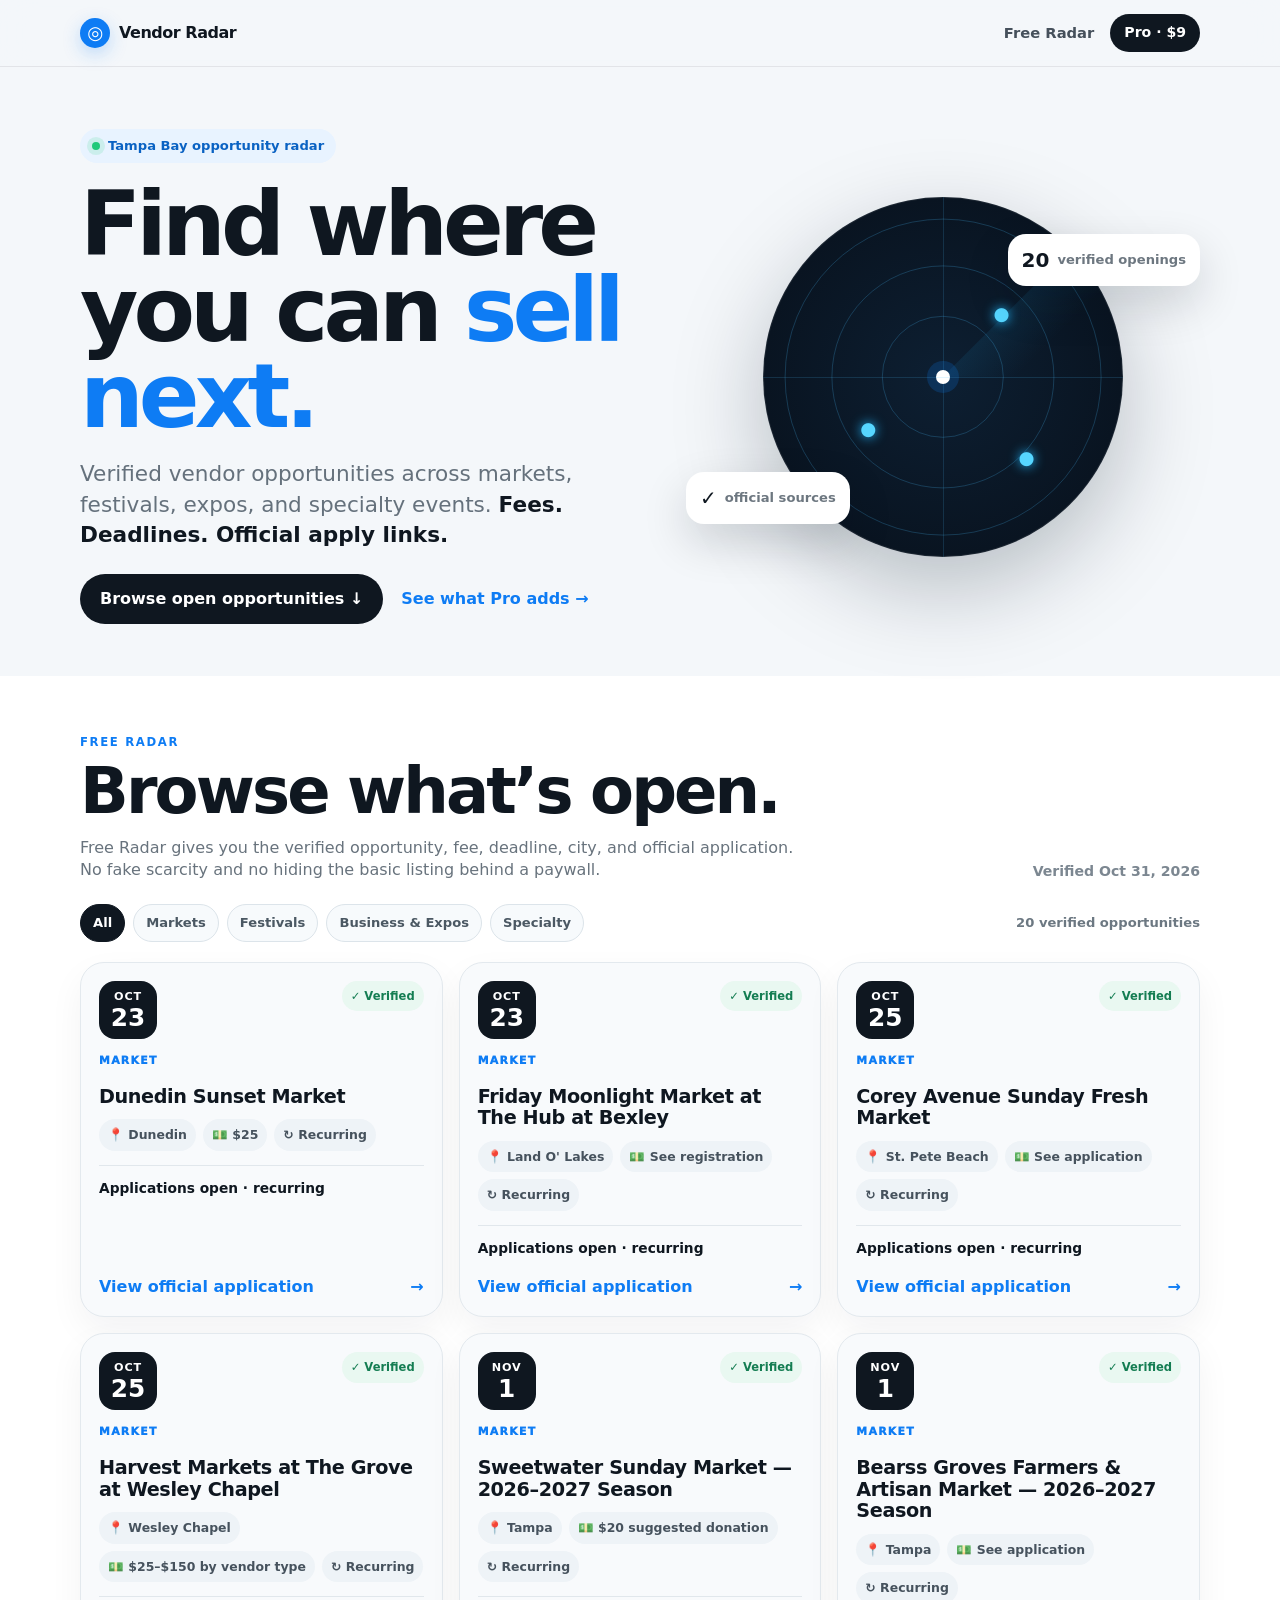
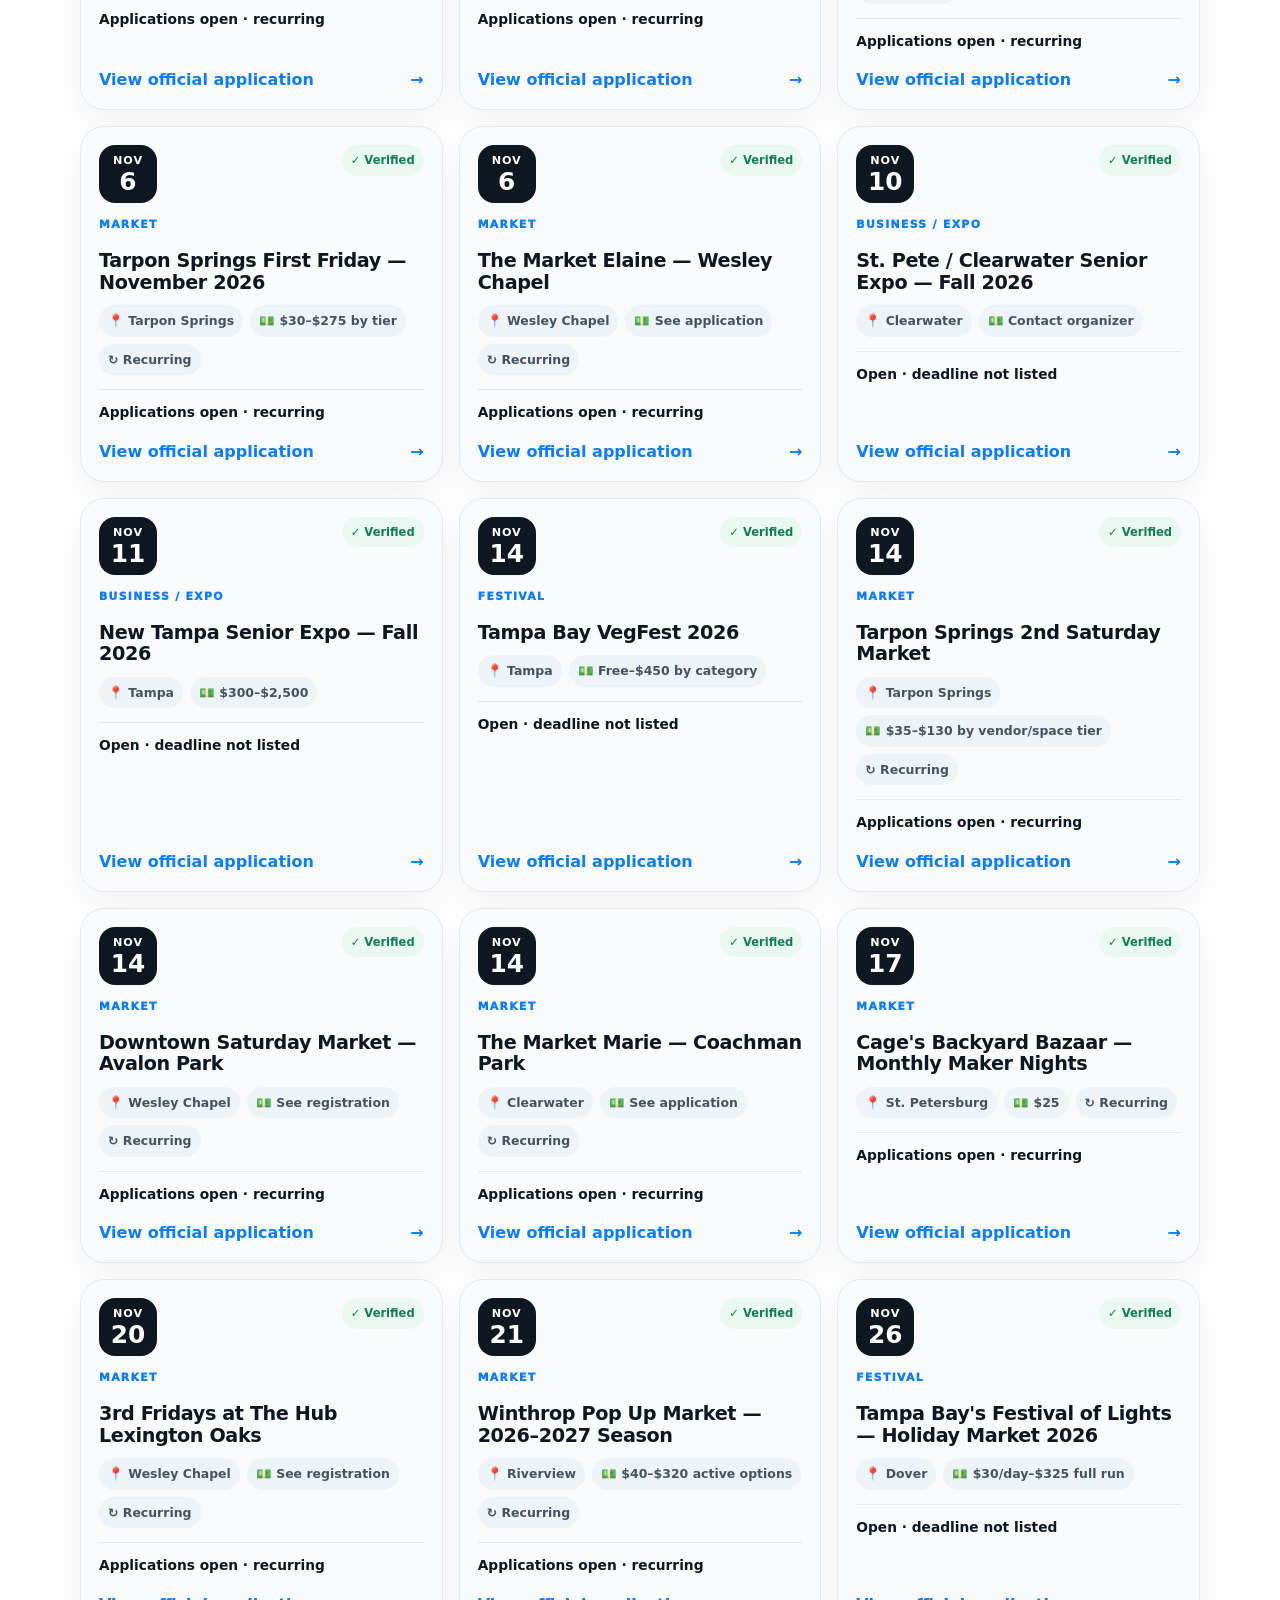
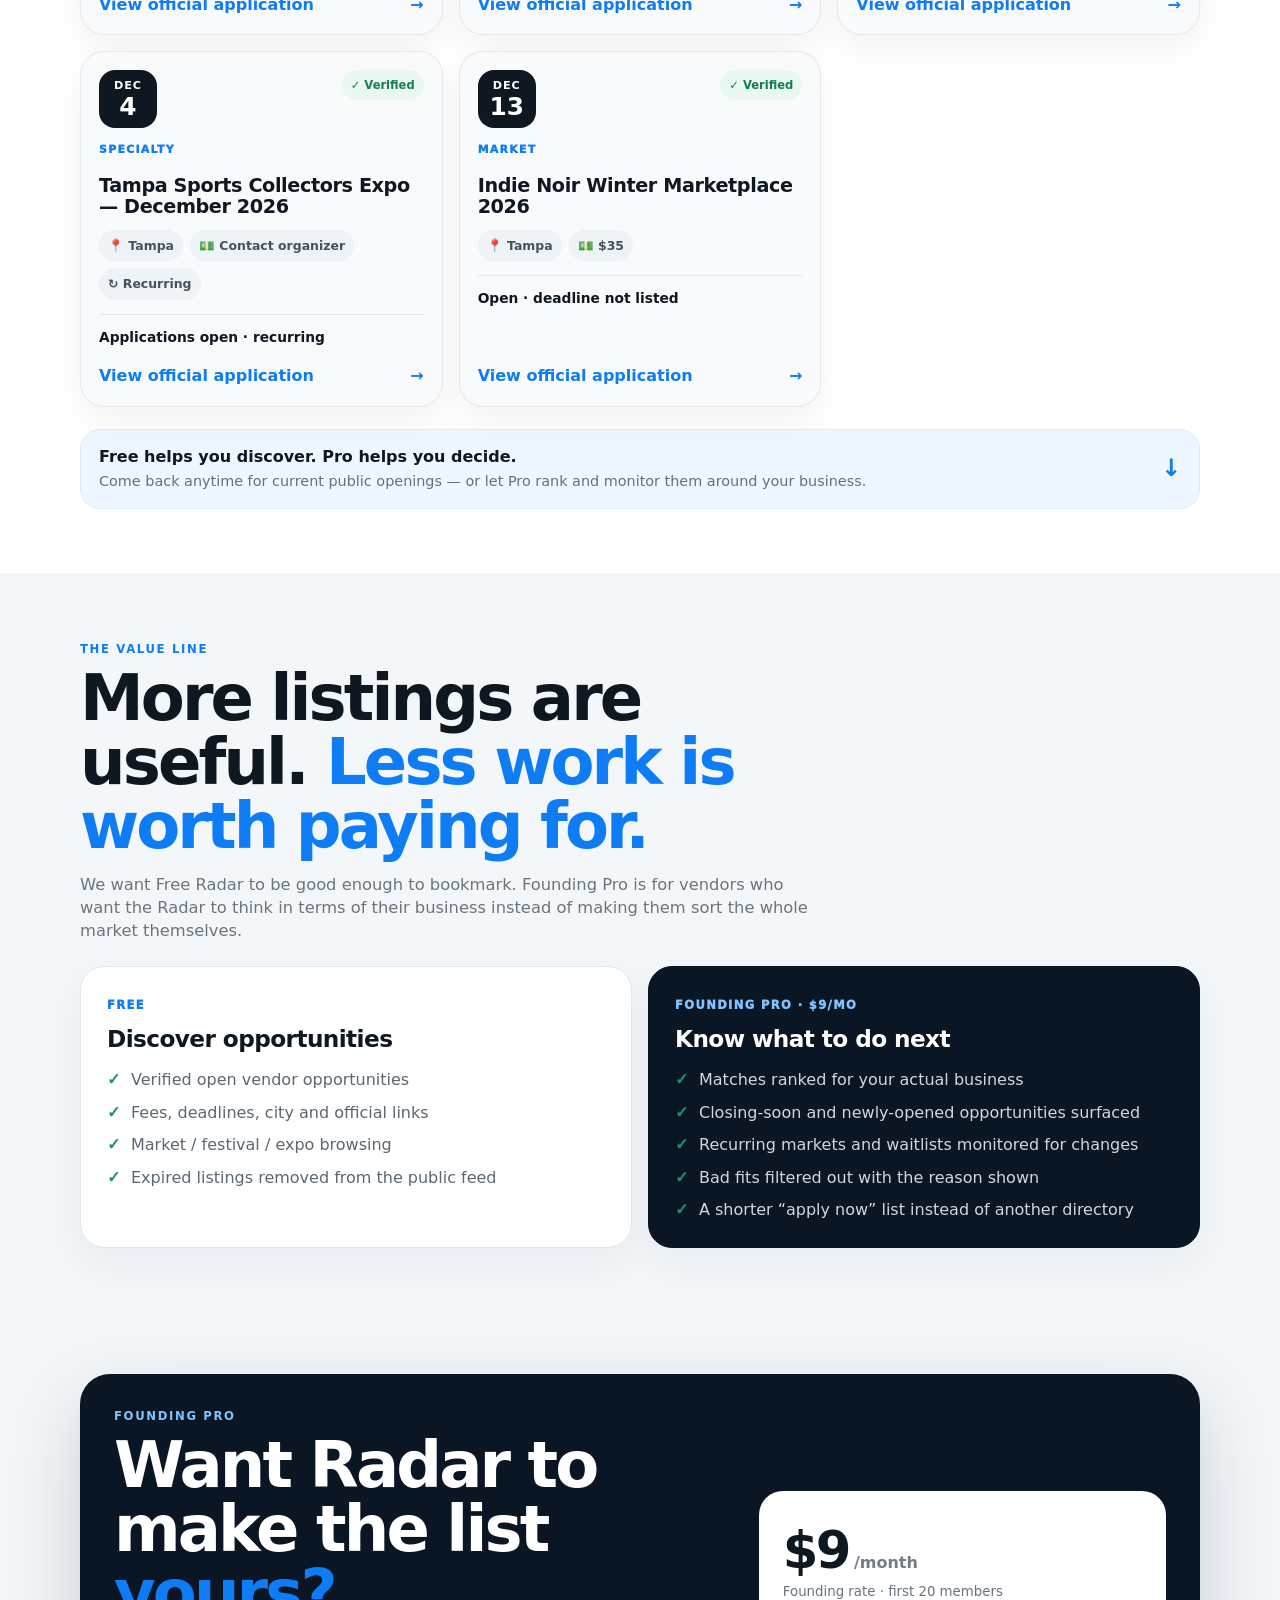
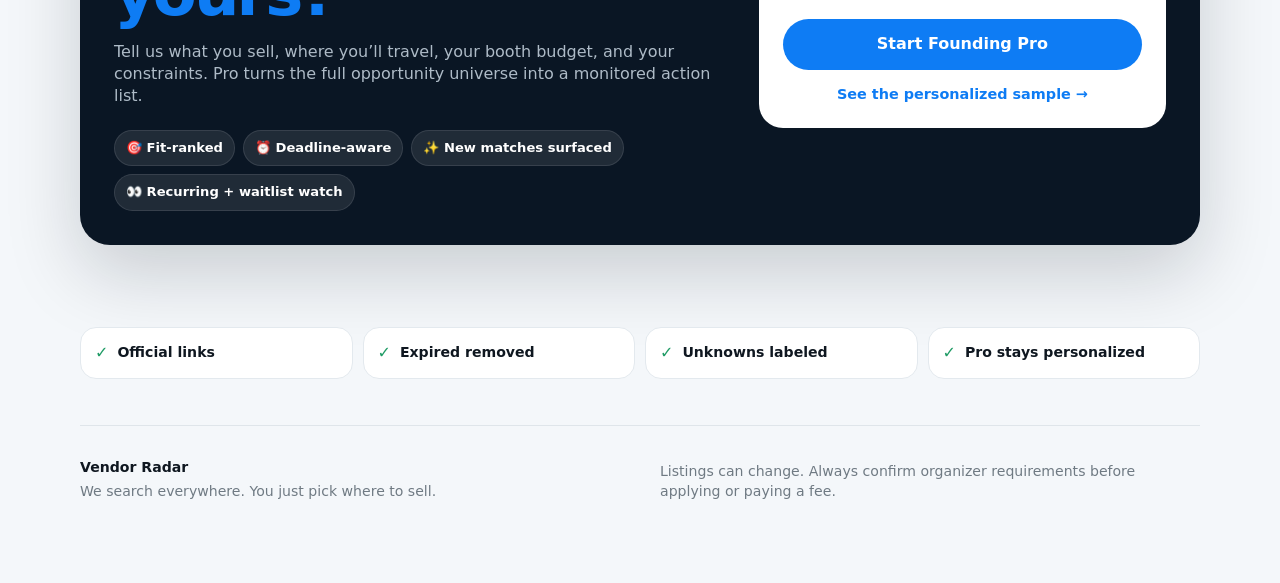
<file: index.html>
<!doctype html>
<html lang="en">
<head>
  <meta charset="utf-8" />
  <meta name="viewport" content="width=device-width, initial-scale=1" />
  <meta name="description" content="Browse verified Tampa Bay vendor opportunities, deadlines, fees, and official application links. Vendor Radar Pro adds personalized ranking and monitoring." />
  <meta name="theme-color" content="#08131f" />
  <title>Vendor Radar — Verified Tampa Bay Vendor Opportunities</title>
  <link rel="stylesheet" href="./styles.css" />
  <link rel="stylesheet" href="./enhancements.css" />
</head>
<body>
  <header class="nav-wrap">
    <nav class="nav shell" aria-label="Primary navigation">
      <a class="brand" href="#top"><span class="brand-mark" aria-hidden="true">◎</span><span>Vendor Radar</span></a>
      <div class="nav-links">
        <a href="#radar">Free Radar</a>
        <a class="button button-small" href="#pro">Pro · $9</a>
      </div>
    </nav>
  </header>

  <main id="top">
    <section class="hero shell">
      <div class="hero-copy-wrap">
        <div class="live-pill"><span class="live-dot"></span>Tampa Bay opportunity radar</div>
        <h1>Find where you can <em>sell next.</em></h1>
        <p class="hero-copy">Verified vendor opportunities across markets, festivals, expos, and specialty events. <strong>Fees. Deadlines. Official apply links.</strong></p>
        <div class="hero-actions">
          <a class="button" href="#radar">Browse open opportunities ↓</a>
          <a class="text-link" href="./sample-pro.html">See what Pro adds →</a>
        </div>
      </div>

      <div class="hero-visual" aria-label="Vendor Radar visual">
        <div class="radar-screen">
          <div class="radar-ring ring-1"></div>
          <div class="radar-ring ring-2"></div>
          <div class="radar-ring ring-3"></div>
          <div class="radar-sweep"></div>
          <span class="map-pin pin-a">●</span>
          <span class="map-pin pin-b">●</span>
          <span class="map-pin pin-c">●</span>
          <div class="radar-center"></div>
        </div>
        <div class="visual-card visual-card-top"><strong id="hero-count">—</strong><span>verified openings</span></div>
        <div class="visual-card visual-card-bottom"><strong>✓</strong><span>official sources</span></div>
      </div>
    </section>

    <section class="radar-section" id="radar">
      <div class="shell">
        <div class="section-heading compact-heading">
          <div>
            <div class="eyebrow">FREE RADAR</div>
            <h2>Browse what’s open.</h2>
            <p class="section-copy">Free Radar gives you the verified opportunity, fee, deadline, city, and official application. No fake scarcity and no hiding the basic listing behind a paywall.</p>
          </div>
          <p id="last-updated" class="updated-label">Loading…</p>
        </div>

        <div class="radar-toolbar">
          <div class="filter-row" aria-label="Opportunity filters">
            <button class="filter-button active" type="button" data-radar-filter="all">All</button>
            <button class="filter-button" type="button" data-radar-filter="markets">Markets</button>
            <button class="filter-button" type="button" data-radar-filter="festivals">Festivals</button>
            <button class="filter-button" type="button" data-radar-filter="business-expos">Business & Expos</button>
            <button class="filter-button" type="button" data-radar-filter="specialty">Specialty</button>
          </div>
          <strong id="results-summary" class="results-summary">Loading opportunities…</strong>
        </div>

        <div id="opportunity-grid" class="opportunity-grid" aria-live="polite">
          <article class="empty-state"><div class="empty-icon">◎</div><h3>Scanning Tampa Bay…</h3></article>
        </div>

        <div class="return-strip">
          <div>
            <strong>Free helps you discover. Pro helps you decide.</strong>
            <span>Come back anytime for current public openings — or let Pro rank and monitor them around your business.</span>
          </div>
          <a href="#pro" class="return-arrow" aria-label="See Pro">↓</a>
        </div>
      </div>
    </section>

    <section class="boundary-section shell" aria-label="Free and Pro comparison">
      <div class="boundary-heading">
        <div class="eyebrow">THE VALUE LINE</div>
        <h2>More listings are useful. <em>Less work is worth paying for.</em></h2>
        <p>We want Free Radar to be good enough to bookmark. Founding Pro is for vendors who want the Radar to think in terms of their business instead of making them sort the whole market themselves.</p>
      </div>
      <div class="boundary-grid">
        <article class="boundary-card">
          <span class="plan-kicker">FREE</span>
          <h3>Discover opportunities</h3>
          <ul>
            <li>Verified open vendor opportunities</li>
            <li>Fees, deadlines, city and official links</li>
            <li>Market / festival / expo browsing</li>
            <li>Expired listings removed from the public feed</li>
          </ul>
        </article>
        <article class="boundary-card pro-boundary">
          <span class="plan-kicker">FOUNDING PRO · $9/MO</span>
          <h3>Know what to do next</h3>
          <ul>
            <li>Matches ranked for your actual business</li>
            <li>Closing-soon and newly-opened opportunities surfaced</li>
            <li>Recurring markets and waitlists monitored for changes</li>
            <li>Bad fits filtered out with the reason shown</li>
            <li>A shorter “apply now” list instead of another directory</li>
          </ul>
        </article>
      </div>
    </section>

    <section class="pro-section" id="pro">
      <div class="shell pro-card">
        <div class="pro-copy">
          <div class="eyebrow light">FOUNDING PRO</div>
          <h2>Want Radar to make the list <em>yours?</em></h2>
          <p class="pro-description">Tell us what you sell, where you’ll travel, your booth budget, and your constraints. Pro turns the full opportunity universe into a monitored action list.</p>
          <div class="feature-chips">
            <span>🎯 Fit-ranked</span>
            <span>⏰ Deadline-aware</span>
            <span>✨ New matches surfaced</span>
            <span>👀 Recurring + waitlist watch</span>
          </div>
        </div>
        <div class="pro-price">
          <div><strong>$9</strong><span>/month</span></div>
          <small>Founding rate · first 20 members</small>
          <a class="button button-light full" href="https://buy.stripe.com/fZufZjca08mD1JWfzccwg00">Start Founding Pro</a>
          <a class="pro-link" href="./sample-pro.html">See the personalized sample →</a>
        </div>
      </div>
    </section>

    <section class="trust-section shell">
      <div class="trust-item"><span>✓</span><strong>Official links</strong></div>
      <div class="trust-item"><span>✓</span><strong>Expired removed</strong></div>
      <div class="trust-item"><span>✓</span><strong>Unknowns labeled</strong></div>
      <div class="trust-item"><span>✓</span><strong>Pro stays personalized</strong></div>
    </section>
  </main>

  <footer class="footer shell">
    <div><strong>Vendor Radar</strong><p>We search everywhere. You just pick where to sell.</p></div>
    <p>Listings can change. Always confirm organizer requirements before applying or paying a fee.</p>
  </footer>

  <a class="mobile-pro-cta" href="#pro">Pro · $9/mo</a>
  <script src="./analytics.js" defer></script>
  <script src="./app.js" defer></script>
</body>
</html>
</file>
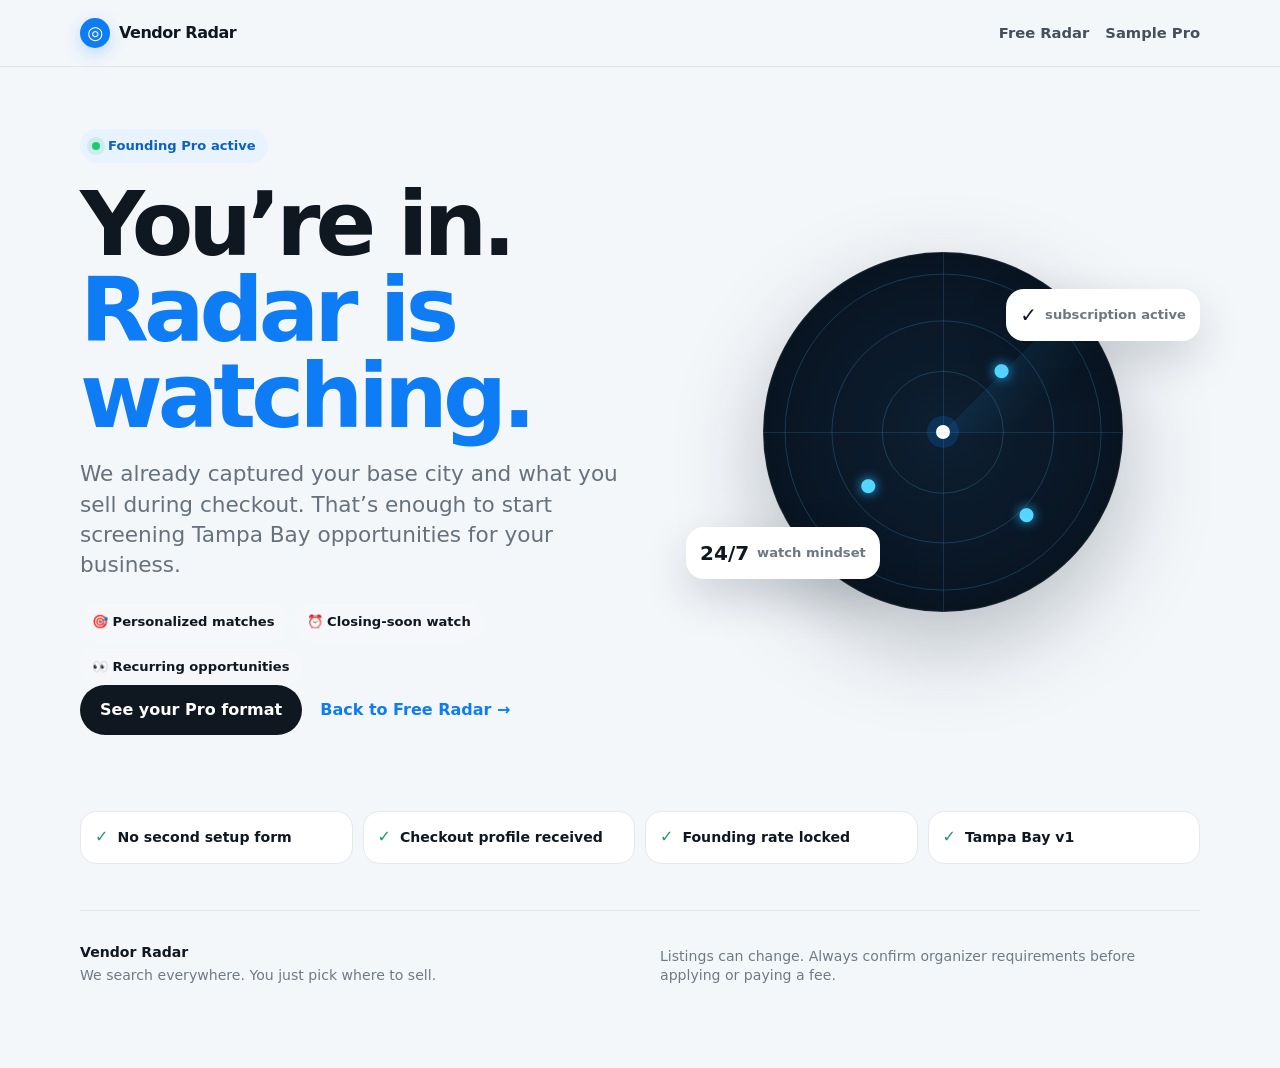
<file: onboarding.html>
<!doctype html>
<html lang="en">
<head>
  <meta charset="utf-8" />
  <meta name="viewport" content="width=device-width, initial-scale=1" />
  <meta name="description" content="Vendor Radar Founding Pro confirmation." />
  <meta name="theme-color" content="#08131f" />
  <title>You’re In — Vendor Radar</title>
  <link rel="stylesheet" href="./styles.css" />
</head>
<body>
  <header class="nav-wrap">
    <nav class="nav shell" aria-label="Primary navigation">
      <a class="brand" href="./index.html"><span class="brand-mark" aria-hidden="true">◎</span><span>Vendor Radar</span></a>
      <div class="nav-links"><a href="./index.html#radar">Free Radar</a><a href="./sample-pro.html">Sample Pro</a></div>
    </nav>
  </header>

  <main id="top">
    <section class="hero shell">
      <div class="hero-copy-wrap">
        <div class="live-pill"><span class="live-dot"></span>Founding Pro active</div>
        <h1>You’re in. <em>Radar is watching.</em></h1>
        <p class="hero-copy">We already captured your base city and what you sell during checkout. That’s enough to start screening Tampa Bay opportunities for your business.</p>
        <div class="feature-chips">
          <span>🎯 Personalized matches</span>
          <span>⏰ Closing-soon watch</span>
          <span>👀 Recurring opportunities</span>
        </div>
        <div class="hero-actions">
          <a class="button" href="./sample-pro.html">See your Pro format</a>
          <a class="text-link" href="./index.html#radar">Back to Free Radar →</a>
        </div>
      </div>

      <div class="hero-visual" aria-label="Vendor Radar active visual">
        <div class="radar-screen">
          <div class="radar-ring ring-1"></div>
          <div class="radar-ring ring-2"></div>
          <div class="radar-ring ring-3"></div>
          <div class="radar-sweep"></div>
          <span class="map-pin pin-a">●</span>
          <span class="map-pin pin-b">●</span>
          <span class="map-pin pin-c">●</span>
          <div class="radar-center"></div>
        </div>
        <div class="visual-card visual-card-top"><strong>✓</strong><span>subscription active</span></div>
        <div class="visual-card visual-card-bottom"><strong>24/7</strong><span>watch mindset</span></div>
      </div>
    </section>

    <section class="trust-section shell">
      <div class="trust-item"><span>✓</span><strong>No second setup form</strong></div>
      <div class="trust-item"><span>✓</span><strong>Checkout profile received</strong></div>
      <div class="trust-item"><span>✓</span><strong>Founding rate locked</strong></div>
      <div class="trust-item"><span>✓</span><strong>Tampa Bay v1</strong></div>
    </section>
  </main>

  <footer class="footer shell">
    <div><strong>Vendor Radar</strong><p>We search everywhere. You just pick where to sell.</p></div>
    <p>Listings can change. Always confirm organizer requirements before applying or paying a fee.</p>
  </footer>
  <script src="./analytics.js" defer></script>
</body>
</html>
</file>
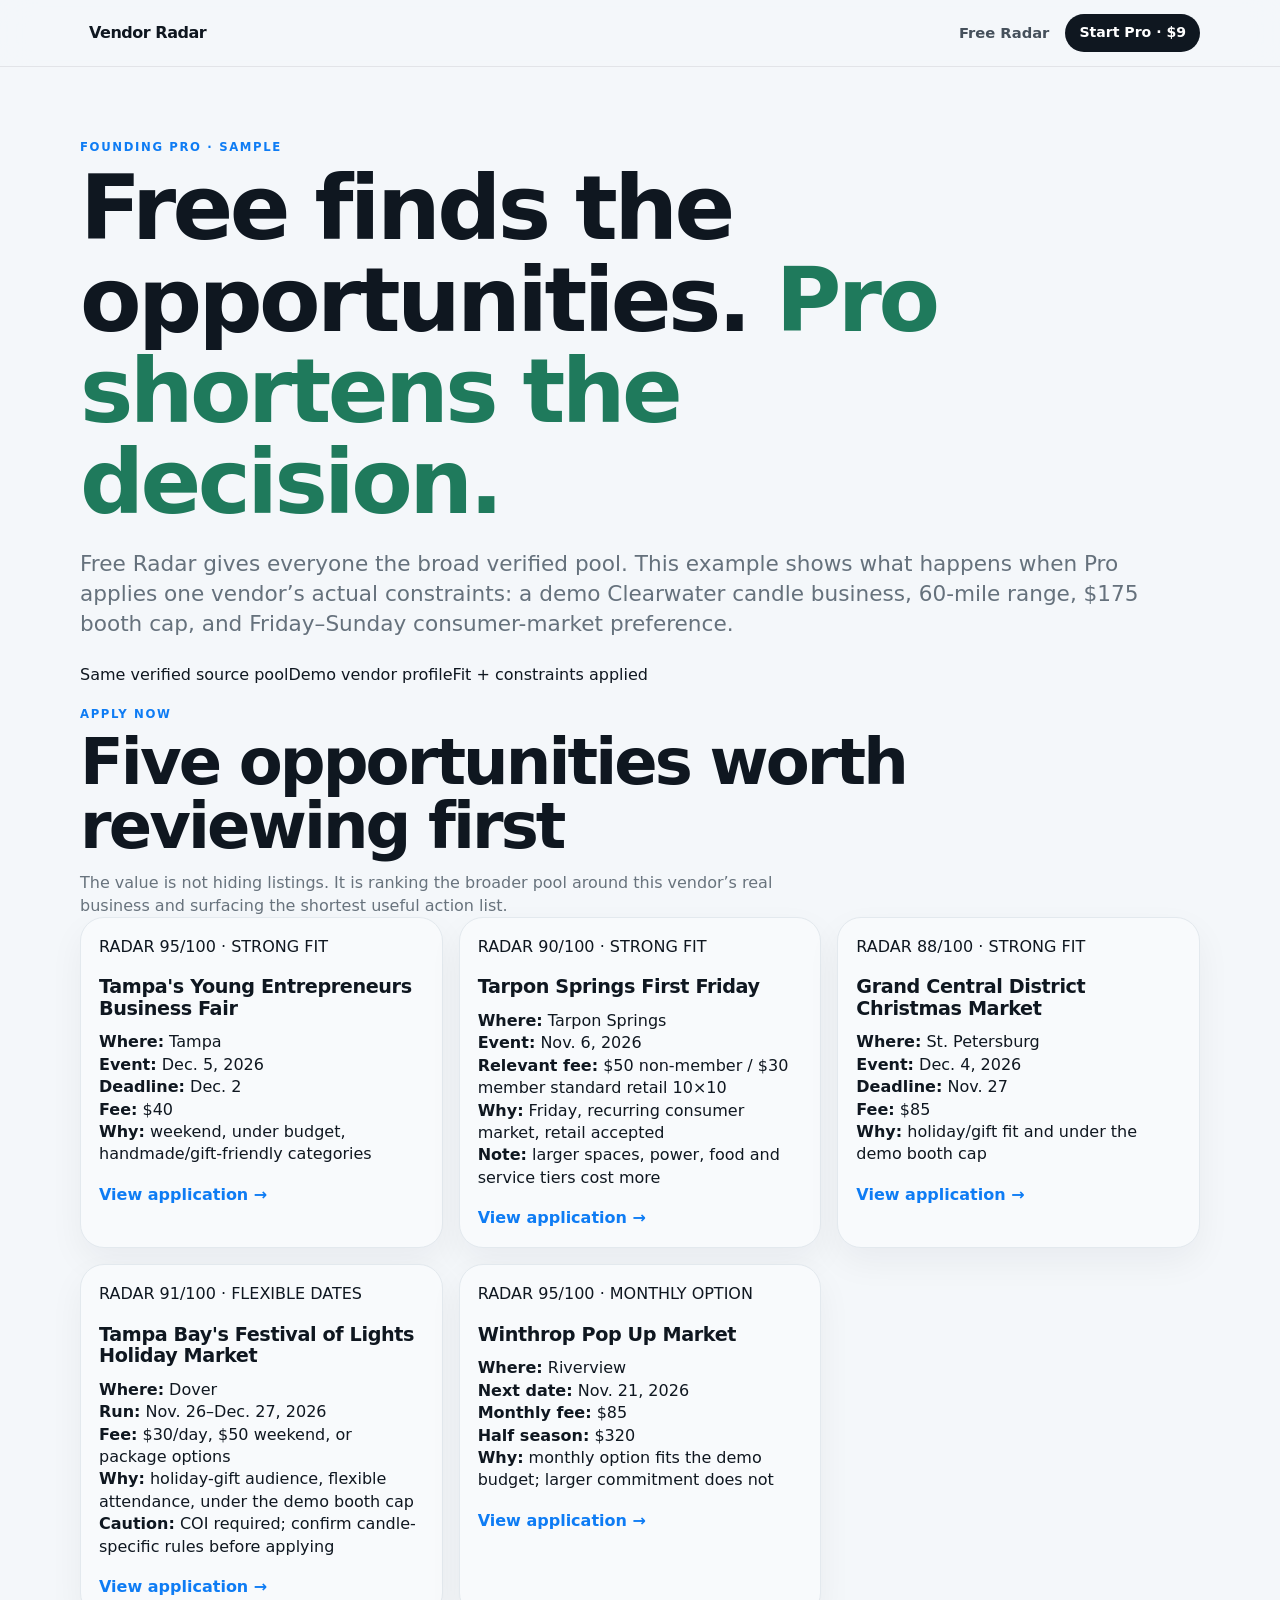
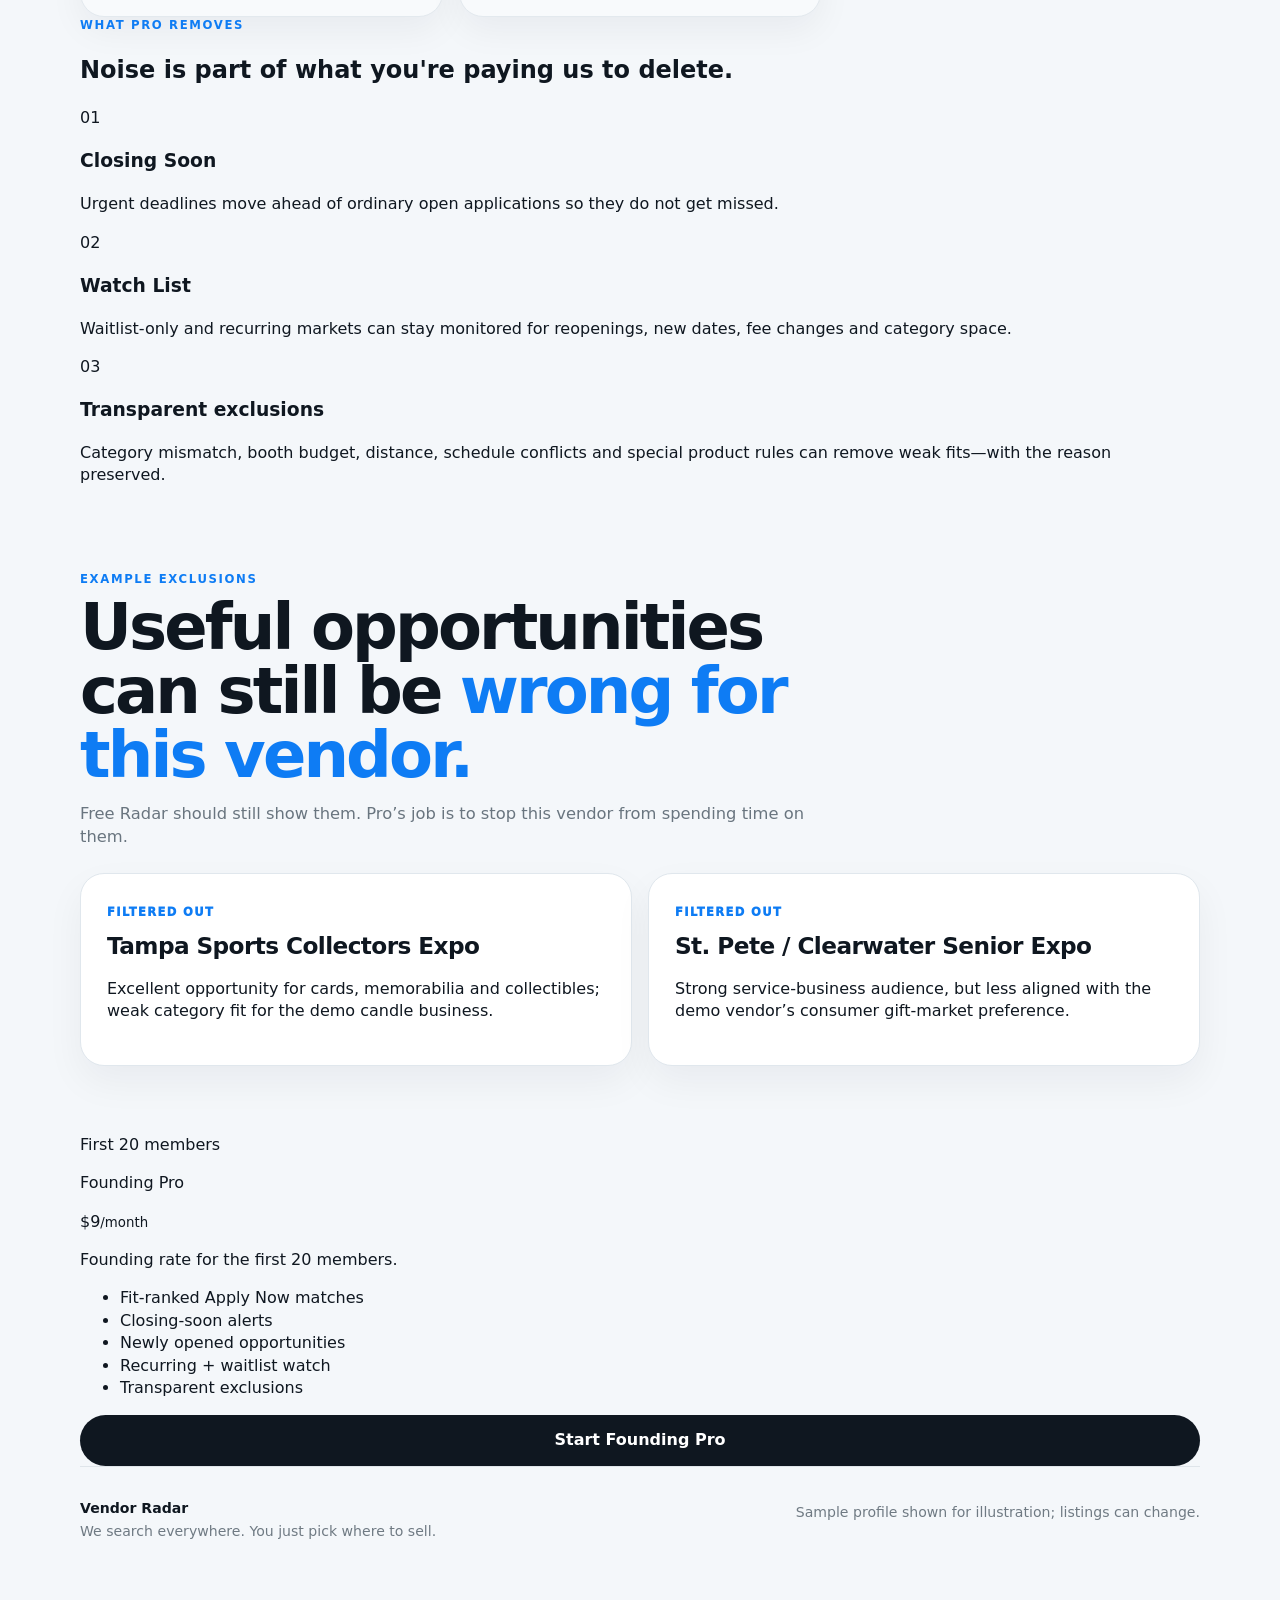
<file: sample-pro.html>
<!doctype html>
<html lang="en">
<head>
  <meta charset="utf-8" />
  <meta name="viewport" content="width=device-width, initial-scale=1" />
  <meta name="description" content="See how Vendor Radar Founding Pro turns a broad Tampa Bay opportunity pool into a personalized action list." />
  <title>Sample Founding Pro Radar — Vendor Radar</title>
  <link rel="stylesheet" href="./styles.css" />
  <link rel="stylesheet" href="./enhancements.css" />
  <link rel="stylesheet" href="./onboarding.css" />
</head>
<body>
  <header class="nav-wrap"><nav class="nav shell"><a class="brand" href="./index.html"><span class="radar-dot"></span><span>Vendor Radar</span></a><div class="nav-links"><a href="./index.html#radar">Free Radar</a><a class="button button-small" href="https://buy.stripe.com/fZufZjca08mD1JWfzccwg00">Start Pro · $9</a></div></nav></header>
  <main>
    <section class="onboarding-hero shell">
      <div class="eyebrow">Founding Pro · sample</div>
      <h1>Free finds the opportunities. <em>Pro shortens the decision.</em></h1>
      <p class="hero-copy">Free Radar gives everyone the broad verified pool. This example shows what happens when Pro applies one vendor’s actual constraints: a demo Clearwater candle business, 60-mile range, $175 booth cap, and Friday–Sunday consumer-market preference.</p>
      <div class="trust-row"><span>Same verified source pool</span><span>Demo vendor profile</span><span>Fit + constraints applied</span></div>
    </section>

    <section class="section shell">
      <div class="section-heading"><div><div class="eyebrow">Apply now</div><h2>Five opportunities worth reviewing first</h2><p class="section-copy">The value is not hiding listings. It is ranking the broader pool around this vendor’s real business and surfacing the shortest useful action list.</p></div></div>
      <div class="opportunity-grid">
        <article class="opportunity-card" data-opportunity-id="tampa-young-entrepreneurs-business-fair-2026"><div class="score">RADAR 95/100 · STRONG FIT</div><h3>Tampa's Young Entrepreneurs Business Fair</h3><div class="meta"><div><strong>Where:</strong> Tampa</div><div><strong>Event:</strong> Dec. 5, 2026</div><div><strong>Deadline:</strong> Dec. 2</div><div><strong>Fee:</strong> $40</div><div><strong>Why:</strong> weekend, under budget, handmade/gift-friendly categories</div></div><a class="source-link" href="https://www.eventeny.com/events/vendor/?id=50277" target="_blank" rel="noopener noreferrer">View application →</a></article>
        <article class="opportunity-card" data-opportunity-id="tarpon-springs-first-friday-november-2026"><div class="score">RADAR 90/100 · STRONG FIT</div><h3>Tarpon Springs First Friday</h3><div class="meta"><div><strong>Where:</strong> Tarpon Springs</div><div><strong>Event:</strong> Nov. 6, 2026</div><div><strong>Relevant fee:</strong> $50 non-member / $30 member standard retail 10×10</div><div><strong>Why:</strong> Friday, recurring consumer market, retail accepted</div><div><strong>Note:</strong> larger spaces, power, food and service tiers cost more</div></div><a class="source-link" href="https://tarponspringsmerchantassociation.com/tarpon-springs-events-calendar/first-friday-vendor-application/" target="_blank" rel="noopener noreferrer">View application →</a></article>
        <article class="opportunity-card" data-opportunity-id="grand-central-christmas-market-2026"><div class="score">RADAR 88/100 · STRONG FIT</div><h3>Grand Central District Christmas Market</h3><div class="meta"><div><strong>Where:</strong> St. Petersburg</div><div><strong>Event:</strong> Dec. 4, 2026</div><div><strong>Deadline:</strong> Nov. 27</div><div><strong>Fee:</strong> $85</div><div><strong>Why:</strong> holiday/gift fit and under the demo booth cap</div></div><a class="source-link" href="https://www.eventeny.com/events/christmas-market-2026-32106/" target="_blank" rel="noopener noreferrer">View application →</a></article>
        <article class="opportunity-card" data-opportunity-id="hillsborough-festival-of-lights-holiday-market-2026"><div class="score">RADAR 91/100 · FLEXIBLE DATES</div><h3>Tampa Bay's Festival of Lights Holiday Market</h3><div class="meta"><div><strong>Where:</strong> Dover</div><div><strong>Run:</strong> Nov. 26–Dec. 27, 2026</div><div><strong>Fee:</strong> $30/day, $50 weekend, or package options</div><div><strong>Why:</strong> holiday-gift audience, flexible attendance, under the demo booth cap</div><div><strong>Caution:</strong> COI required; confirm candle-specific rules before applying</div></div><a class="source-link" href="https://cdn.saffire.com/files.ashx?cb=C149B860&amp;f=Holiday_Market_Vendor_Application_2026_FINAL%282%29.pdf&amp;rid=HillsboroughCntyFr&amp;t=fg" target="_blank" rel="noopener noreferrer">View application →</a></article>
        <article class="opportunity-card" data-opportunity-id="winthrop-pop-up-market-2026-2027"><div class="score">RADAR 95/100 · MONTHLY OPTION</div><h3>Winthrop Pop Up Market</h3><div class="meta"><div><strong>Where:</strong> Riverview</div><div><strong>Next date:</strong> Nov. 21, 2026</div><div><strong>Monthly fee:</strong> $85</div><div><strong>Half season:</strong> $320</div><div><strong>Why:</strong> monthly option fits the demo budget; larger commitment does not</div></div><a class="source-link" href="https://www.winthroppopupmarket.com/new-vendor-page" target="_blank" rel="noopener noreferrer">View application →</a></article>
      </div>
    </section>

    <section class="section contrast"><div class="shell"><div class="eyebrow">What Pro removes</div><h2>Noise is part of what you're paying us to delete.</h2><div class="steps"><article><div class="step-number">01</div><h3>Closing Soon</h3><p>Urgent deadlines move ahead of ordinary open applications so they do not get missed.</p></article><article><div class="step-number">02</div><h3>Watch List</h3><p>Waitlist-only and recurring markets can stay monitored for reopenings, new dates, fee changes and category space.</p></article><article><div class="step-number">03</div><h3>Transparent exclusions</h3><p>Category mismatch, booth budget, distance, schedule conflicts and special product rules can remove weak fits—with the reason preserved.</p></article></div></div></section>

    <section class="boundary-section shell">
      <div class="boundary-heading"><div class="eyebrow">EXAMPLE EXCLUSIONS</div><h2>Useful opportunities can still be <em>wrong for this vendor.</em></h2><p>Free Radar should still show them. Pro’s job is to stop this vendor from spending time on them.</p></div>
      <div class="boundary-grid">
        <article class="boundary-card"><span class="plan-kicker">FILTERED OUT</span><h3>Tampa Sports Collectors Expo</h3><p>Excellent opportunity for cards, memorabilia and collectibles; weak category fit for the demo candle business.</p></article>
        <article class="boundary-card"><span class="plan-kicker">FILTERED OUT</span><h3>St. Pete / Clearwater Senior Expo</h3><p>Strong service-business audience, but less aligned with the demo vendor’s consumer gift-market preference.</p></article>
      </div>
    </section>

    <section class="section shell"><div class="pricing-grid"><article class="price-card featured"><div class="founder-badge">First 20 members</div><div><p class="plan-name">Founding Pro</p><div class="price"><span>$9</span><small>/month</small></div><p class="muted">Founding rate for the first 20 members.</p></div><ul><li>Fit-ranked Apply Now matches</li><li>Closing-soon alerts</li><li>Newly opened opportunities</li><li>Recurring + waitlist watch</li><li>Transparent exclusions</li></ul><a class="button full" href="https://buy.stripe.com/fZufZjca08mD1JWfzccwg00">Start Founding Pro</a></article></div></section>
  </main>
  <footer class="footer shell"><div><strong>Vendor Radar</strong><p class="muted">We search everywhere. You just pick where to sell.</p></div><p class="muted">Sample profile shown for illustration; listings can change.</p></footer>
  <script src="./analytics.js" defer></script>
</body>
</html>
</file>
<file: styles.css>
*{box-sizing:border-box}html{scroll-behavior:smooth}body{margin:0;font-family:Inter,ui-sans-serif,system-ui,-apple-system,BlinkMacSystemFont,"Segoe UI",sans-serif;background:#f4f7fa;color:#0f1720;line-height:1.4}.shell{width:min(1120px,calc(100% - 28px));margin:0 auto}.nav-wrap{position:sticky;top:0;z-index:30;background:rgba(244,247,250,.92);backdrop-filter:blur(16px);border-bottom:1px solid rgba(15,23,32,.08)}.nav{display:flex;align-items:center;justify-content:space-between;min-height:66px}.brand{display:inline-flex;gap:9px;align-items:center;color:#0f1720;text-decoration:none;font-weight:900;letter-spacing:-.03em}.brand-mark{display:grid;place-items:center;width:30px;height:30px;border-radius:50%;background:#0e7cf4;color:white;font-size:1.15rem;box-shadow:0 6px 18px rgba(14,124,244,.25)}.nav-links{display:flex;align-items:center;gap:16px}.nav-links a{color:#45505b;text-decoration:none;font-weight:800;font-size:.92rem}.button{appearance:none;border:0;border-radius:999px;background:#0f1720;color:#fff;text-decoration:none;font-weight:900;padding:14px 20px;display:inline-flex;align-items:center;justify-content:center;cursor:pointer;transition:.18s ease}.button:hover{transform:translateY(-1px)}.button-small{padding:9px 14px!important;font-size:.88rem!important;color:#fff!important}.full{width:100%}.text-link{font-weight:900;color:#0e7cf4;text-decoration:none}.hero{min-height:520px;padding:62px 0 52px;display:grid;grid-template-columns:1.05fr .95fr;align-items:center;gap:38px}.live-pill{display:inline-flex;align-items:center;gap:8px;background:#e8f3ff;color:#0a62c3;font-weight:900;border-radius:999px;padding:8px 12px;font-size:.82rem;margin-bottom:18px}.live-dot{width:8px;height:8px;background:#20c97a;border-radius:50%;box-shadow:0 0 0 5px rgba(32,201,122,.14)}.hero h1{margin:0;font-size:clamp(3rem,7vw,6.2rem);line-height:.96;letter-spacing:-.055em;max-width:680px}.hero h1 em,.pro-card h2 em{font-style:normal;color:#0e7cf4}.hero-copy{margin:20px 0 24px;font-size:clamp(1.05rem,2vw,1.35rem);color:#65717c}.hero-copy strong{color:#0f1720}.hero-actions{display:flex;align-items:center;gap:18px;flex-wrap:wrap}.hero-visual{position:relative;min-height:390px;display:grid;place-items:center}.radar-screen{position:relative;width:min(360px,82vw);aspect-ratio:1;border-radius:50%;background:radial-gradient(circle at 50% 50%,#0d1f32 0,#091421 70%);box-shadow:0 32px 90px rgba(2,19,35,.25),inset 0 0 0 1px rgba(255,255,255,.08);overflow:hidden}.radar-ring{position:absolute;left:50%;top:50%;transform:translate(-50%,-50%);border:1px solid rgba(74,190,255,.22);border-radius:50%}.ring-1{width:34%;height:34%}.ring-2{width:62%;height:62%}.ring-3{width:88%;height:88%}.radar-screen:before,.radar-screen:after{content:"";position:absolute;background:rgba(74,190,255,.16)}.radar-screen:before{width:1px;height:100%;left:50%;top:0}.radar-screen:after{height:1px;width:100%;top:50%;left:0}.radar-sweep{position:absolute;width:50%;height:50%;left:50%;top:0;transform-origin:bottom left;background:linear-gradient(135deg,rgba(33,181,255,.30),rgba(33,181,255,0) 70%);clip-path:polygon(0 100%,100% 0,100% 100%);animation:sweep 4s linear infinite}.radar-center{position:absolute;width:14px;height:14px;border-radius:50%;background:#fff;left:50%;top:50%;transform:translate(-50%,-50%);box-shadow:0 0 0 9px rgba(14,124,244,.20)}.map-pin{position:absolute;color:#56d6ff;text-shadow:0 0 12px #20b8ff;font-size:1.15rem}.pin-a{left:64%;top:29%}.pin-b{left:27%;top:61%}.pin-c{left:71%;top:69%}.visual-card{position:absolute;background:#fff;border-radius:18px;padding:12px 14px;box-shadow:0 18px 45px rgba(9,20,33,.16);display:flex;align-items:center;gap:8px;min-width:132px}.visual-card strong{font-size:1.25rem}.visual-card span{font-size:.82rem;color:#6d7780;font-weight:800}.visual-card-top{right:0;top:52px}.visual-card-bottom{left:0;bottom:48px}.radar-section{background:#fff;padding:58px 0 64px}.section-heading{display:flex;align-items:end;justify-content:space-between;gap:24px}.compact-heading{margin-bottom:22px}.eyebrow{text-transform:uppercase;letter-spacing:.14em;font-size:.73rem;font-weight:900;color:#0e7cf4;margin-bottom:8px}.eyebrow.light{color:#80c3ff}.section-heading h2,.pro-card h2{margin:0;font-size:clamp(2.2rem,5vw,4rem);letter-spacing:-.045em;line-height:1}.updated-label{margin:0;color:#7c8791;font-size:.88rem;font-weight:800}.opportunity-grid{display:grid;grid-template-columns:repeat(3,minmax(0,1fr));gap:16px}.opportunity-card{background:#f8fafc;border:1px solid #e3e9ee;border-radius:24px;padding:18px;min-height:310px;display:flex;flex-direction:column;box-shadow:0 14px 35px rgba(7,22,37,.05);transition:.18s ease}.opportunity-card:hover{transform:translateY(-2px);box-shadow:0 20px 44px rgba(7,22,37,.08)}.card-top{display:flex;justify-content:space-between;gap:12px;align-items:flex-start}.date-badge{width:58px;min-width:58px;border-radius:16px;background:#0f1720;color:#fff;text-align:center;padding:8px 6px}.date-badge span{display:block;font-size:.7rem;font-weight:900;letter-spacing:.08em}.date-badge strong{display:block;font-size:1.55rem;line-height:1.05}.verified-badge{display:inline-flex;align-items:center;gap:5px;background:#e9f8f1;color:#147d52;border-radius:999px;padding:7px 9px;font-size:.72rem;font-weight:900}.opportunity-card h3{font-size:1.2rem;line-height:1.12;margin:18px 0 12px;letter-spacing:-.02em}.card-chips{display:flex;gap:7px;flex-wrap:wrap}.chip{display:inline-flex;background:#eef3f7;border-radius:999px;padding:7px 9px;font-size:.78rem;font-weight:850;color:#46525d}.chip.hot{background:#fff0e6;color:#b6510b}.deadline-line{margin:14px 0 0;padding-top:13px;border-top:1px solid #e1e7ec;color:#66727c;font-size:.86rem;font-weight:750}.deadline-line strong{color:#0f1720}.card-spacer{flex:1}.source-link{margin-top:18px;text-decoration:none;font-weight:900;color:#0e7cf4;display:inline-flex;align-items:center;justify-content:space-between}.empty-state{grid-column:1/-1;text-align:center;padding:48px;background:#f8fafc;border:1px solid #e3e9ee;border-radius:24px}.empty-state h3{margin:8px 0}.empty-icon{font-size:2.5rem;color:#0e7cf4}.return-strip{margin-top:22px;background:#eef6ff;border:1px solid #dcecff;border-radius:20px;padding:16px 18px;display:flex;align-items:center;justify-content:space-between;gap:18px}.return-strip strong{display:block;margin-bottom:2px}.return-strip span{color:#64707b;font-size:.9rem}.return-arrow{text-decoration:none;color:#0e7cf4;font-size:1.5rem;font-weight:900}.pro-section{padding:58px 0;background:#f4f7fa}.pro-card{background:#0a1624;color:#fff;border-radius:30px;padding:34px;display:grid;grid-template-columns:1.2fr .8fr;gap:34px;align-items:center;box-shadow:0 28px 75px rgba(3,14,28,.18)}.pro-card h2{font-size:clamp(2.2rem,5vw,4.2rem);max-width:650px}.feature-chips{display:flex;gap:8px;flex-wrap:wrap;margin-top:22px}.feature-chips span{background:rgba(255,255,255,.09);border:1px solid rgba(255,255,255,.1);padding:8px 11px;border-radius:999px;font-size:.82rem;font-weight:850}.pro-price{background:#fff;color:#0f1720;border-radius:24px;padding:24px}.pro-price>div{display:flex;align-items:baseline;gap:5px}.pro-price strong{font-size:3.2rem;letter-spacing:-.05em}.pro-price span{font-weight:850;color:#727d87}.pro-price small{display:block;color:#69747f;margin:-4px 0 18px}.button-light{background:#0e7cf4}.pro-link{display:block;text-align:center;margin-top:14px;color:#0e7cf4;text-decoration:none;font-weight:900;font-size:.9rem}.trust-section{display:grid;grid-template-columns:repeat(4,minmax(0,1fr));gap:10px;padding:24px 0 46px}.trust-item{background:#fff;border:1px solid #e3e9ee;border-radius:16px;padding:14px;display:flex;align-items:center;gap:9px}.trust-item span{color:#1f9b65}.trust-item strong{font-size:.88rem}.footer{display:flex;justify-content:space-between;gap:24px;padding:32px 0 82px;border-top:1px solid #dfe5ea;color:#6f7a83;font-size:.88rem}.footer p{margin:4px 0 0;max-width:540px}.footer strong{color:#0f1720}.mobile-pro-cta{display:none}@keyframes sweep{from{transform:rotate(0deg)}to{transform:rotate(360deg)}}@media(max-width:860px){.hero{grid-template-columns:1fr;padding-top:42px;gap:10px}.hero-copy-wrap{text-align:center}.hero h1{max-width:780px}.hero-actions{justify-content:center}.hero-visual{min-height:300px}.radar-screen{width:min(285px,76vw)}.visual-card-top{right:4%;top:25px}.visual-card-bottom{left:3%;bottom:28px}.opportunity-grid{display:flex;overflow-x:auto;scroll-snap-type:x mandatory;gap:12px;padding:0 2px 10px;margin-right:-14px;scrollbar-width:none}.opportunity-grid::-webkit-scrollbar{display:none}.opportunity-card{min-width:min(84vw,330px);scroll-snap-align:start}.pro-card{grid-template-columns:1fr}.trust-section{grid-template-columns:repeat(2,1fr)}.footer{flex-direction:column}.mobile-pro-cta{display:block;position:fixed;right:14px;bottom:14px;z-index:25;background:#0e7cf4;color:#fff;text-decoration:none;font-weight:900;border-radius:999px;padding:12px 16px;box-shadow:0 12px 32px rgba(14,124,244,.35)}}@media(max-width:560px){.shell{width:min(100% - 22px,1120px)}.nav{min-height:60px}.nav-links>a:not(.button){display:none}.hero{min-height:auto;padding:34px 0 34px}.hero h1{font-size:clamp(2.8rem,15vw,4.4rem)}.hero-copy{margin:16px 0 20px;font-size:1rem}.hero-visual{min-height:260px}.radar-screen{width:235px}.visual-card{padding:10px 12px;min-width:116px}.visual-card-top{right:0}.visual-card-bottom{left:0}.radar-section{padding:42px 0 48px}.section-heading{align-items:flex-start}.updated-label{font-size:.76rem}.opportunity-card{min-height:295px}.return-strip{align-items:flex-start}.pro-section{padding:42px 0}.pro-card{padding:24px 18px;border-radius:24px}.pro-price{padding:20px}.trust-section{grid-template-columns:1fr 1fr;padding-bottom:38px}.trust-item{padding:11px}.trust-item strong{font-size:.8rem}}
</file>
<file: enhancements.css>
.section-copy{max-width:720px;margin:14px 0 0;color:#68737d;font-size:1rem}.radar-toolbar{display:flex;align-items:center;justify-content:space-between;gap:18px;margin:0 0 20px}.filter-row{display:flex;gap:8px;flex-wrap:wrap}.filter-button{appearance:none;border:1px solid #dce4ea;background:#f7fafc;color:#4b5863;border-radius:999px;padding:9px 12px;font:inherit;font-size:.82rem;font-weight:900;cursor:pointer;transition:.16s ease}.filter-button:hover{border-color:#b8cee1;color:#0a62c3}.filter-button.active{background:#0f1720;color:#fff;border-color:#0f1720}.results-summary{color:#6c7882;font-size:.82rem;white-space:nowrap}.opportunity-kind{margin-top:14px;color:#0e7cf4;text-transform:uppercase;letter-spacing:.12em;font-size:.68rem;font-weight:950}.boundary-section{padding:68px 0}.boundary-heading{max-width:800px;margin-bottom:24px}.boundary-heading h2{margin:0;font-size:clamp(2.25rem,5vw,4rem);letter-spacing:-.045em;line-height:1}.boundary-heading h2 em{font-style:normal;color:#0e7cf4}.boundary-heading p{color:#69757f;font-size:1.02rem;max-width:740px}.boundary-grid{display:grid;grid-template-columns:1fr 1fr;gap:16px}.boundary-card{background:#fff;border:1px solid #e0e7ed;border-radius:24px;padding:26px;box-shadow:0 16px 38px rgba(7,22,37,.05)}.boundary-card h3{margin:7px 0 14px;font-size:1.45rem;letter-spacing:-.025em}.boundary-card ul{padding:0;margin:0;list-style:none;display:grid;gap:10px}.boundary-card li{position:relative;padding-left:24px;color:#5b6771}.boundary-card li:before{content:"✓";position:absolute;left:0;color:#179764;font-weight:950}.plan-kicker{font-size:.72rem;font-weight:950;letter-spacing:.12em;color:#0e7cf4}.pro-boundary{background:#0a1624;border-color:#0a1624;color:#fff}.pro-boundary .plan-kicker{color:#80c3ff}.pro-boundary li{color:#ced8e1}.pro-description{color:#aebbc7;max-width:650px;margin:16px 0 0;font-size:1rem}.visual-card-top{min-width:150px}.visual-card-top span{line-height:1.05}.empty-state p{color:#75808a;margin:6px 0 0}@media(max-width:860px){.radar-toolbar{align-items:flex-start;flex-direction:column}.filter-row{flex-wrap:nowrap;overflow-x:auto;width:100%;padding-bottom:3px;scrollbar-width:none}.filter-row::-webkit-scrollbar{display:none}.filter-button{white-space:nowrap}.results-summary{white-space:normal}.boundary-grid{grid-template-columns:1fr}.boundary-section{padding:50px 0}}@media(max-width:560px){.section-copy{font-size:.9rem}.radar-toolbar{margin-bottom:14px}.boundary-section{padding:42px 0}.boundary-card{padding:20px}.visual-card-top{min-width:128px}}
</file>
<file: onboarding.css>
.onboarding-hero{padding:72px 0 20px}.onboarding-hero h1{font-size:clamp(2.8rem,7vw,5.8rem);line-height:1.02;letter-spacing:-.04em;margin:0;max-width:950px}.onboarding-hero h1 em{font-style:normal;color:#1f7a5c}.onboarding-layout{display:grid;grid-template-columns:minmax(0,1.35fr) minmax(280px,.65fr);gap:28px;align-items:start}.profile-form{display:grid;gap:18px}.form-section{background:#fff;border:1px solid #e2e5e7;border-radius:22px;padding:24px;box-shadow:0 14px 40px rgba(10,15,20,.04)}.form-section h2{font-size:1.5rem!important;margin:0 0 18px!important;letter-spacing:-.02em!important}.profile-form label{display:grid;gap:7px;font-weight:750;color:#30363a;margin-top:14px}.profile-form input,.profile-form textarea{width:100%;border:1px solid #d7dcdf;border-radius:12px;padding:12px 13px;font:inherit;background:#fbfcfc;color:#121416}.profile-form input:focus,.profile-form textarea:focus{outline:2px solid rgba(31,122,92,.22);border-color:#1f7a5c}.profile-form small,.form-note{color:#778087;font-weight:500}.field-grid{display:grid;grid-template-columns:1fr 1fr;gap:12px}.money-input{display:flex;align-items:center;border:1px solid #d7dcdf;border-radius:12px;background:#fbfcfc;padding-left:12px}.money-input input{border:0;background:transparent}.profile-form fieldset{border:0;padding:0;margin:14px 0 0}.profile-form legend{font-weight:750;margin-bottom:8px}.check-grid{display:grid;grid-template-columns:repeat(2,minmax(0,1fr));gap:8px}.check-grid label{display:flex;align-items:center;gap:8px;margin:0;background:#f7f9f8;border:1px solid #e1e6e3;padding:10px 12px;border-radius:10px}.check-grid input{width:auto}.profile-preview{background:#111516;color:#f7f8f8;border-radius:22px;padding:24px}.sticky-card{position:sticky;top:94px}.profile-preview h2{font-size:1.8rem!important;margin:0 0 18px!important}.preview-body .muted{color:#adb5b8}.profile-dl{display:grid;gap:0;margin:0}.profile-dl div{padding:12px 0;border-top:1px solid #303638}.profile-dl dt{font-size:.76rem;color:#87a197;text-transform:uppercase;letter-spacing:.08em;font-weight:800}.profile-dl dd{margin:4px 0 0;font-weight:700}.match-explainer{margin-top:18px;padding-top:18px;border-top:1px solid #303638;color:#c6cdcf}.match-explainer ul{padding-left:20px}.subtle-chip{margin-top:18px;display:inline-flex;background:#1b2321;border-color:#34453f;color:#79d3b0}.form-note{text-align:center;margin:0;font-size:.88rem}@media(max-width:820px){.onboarding-layout{grid-template-columns:1fr}.sticky-card{position:static}.field-grid{grid-template-columns:1fr}}
</file>
